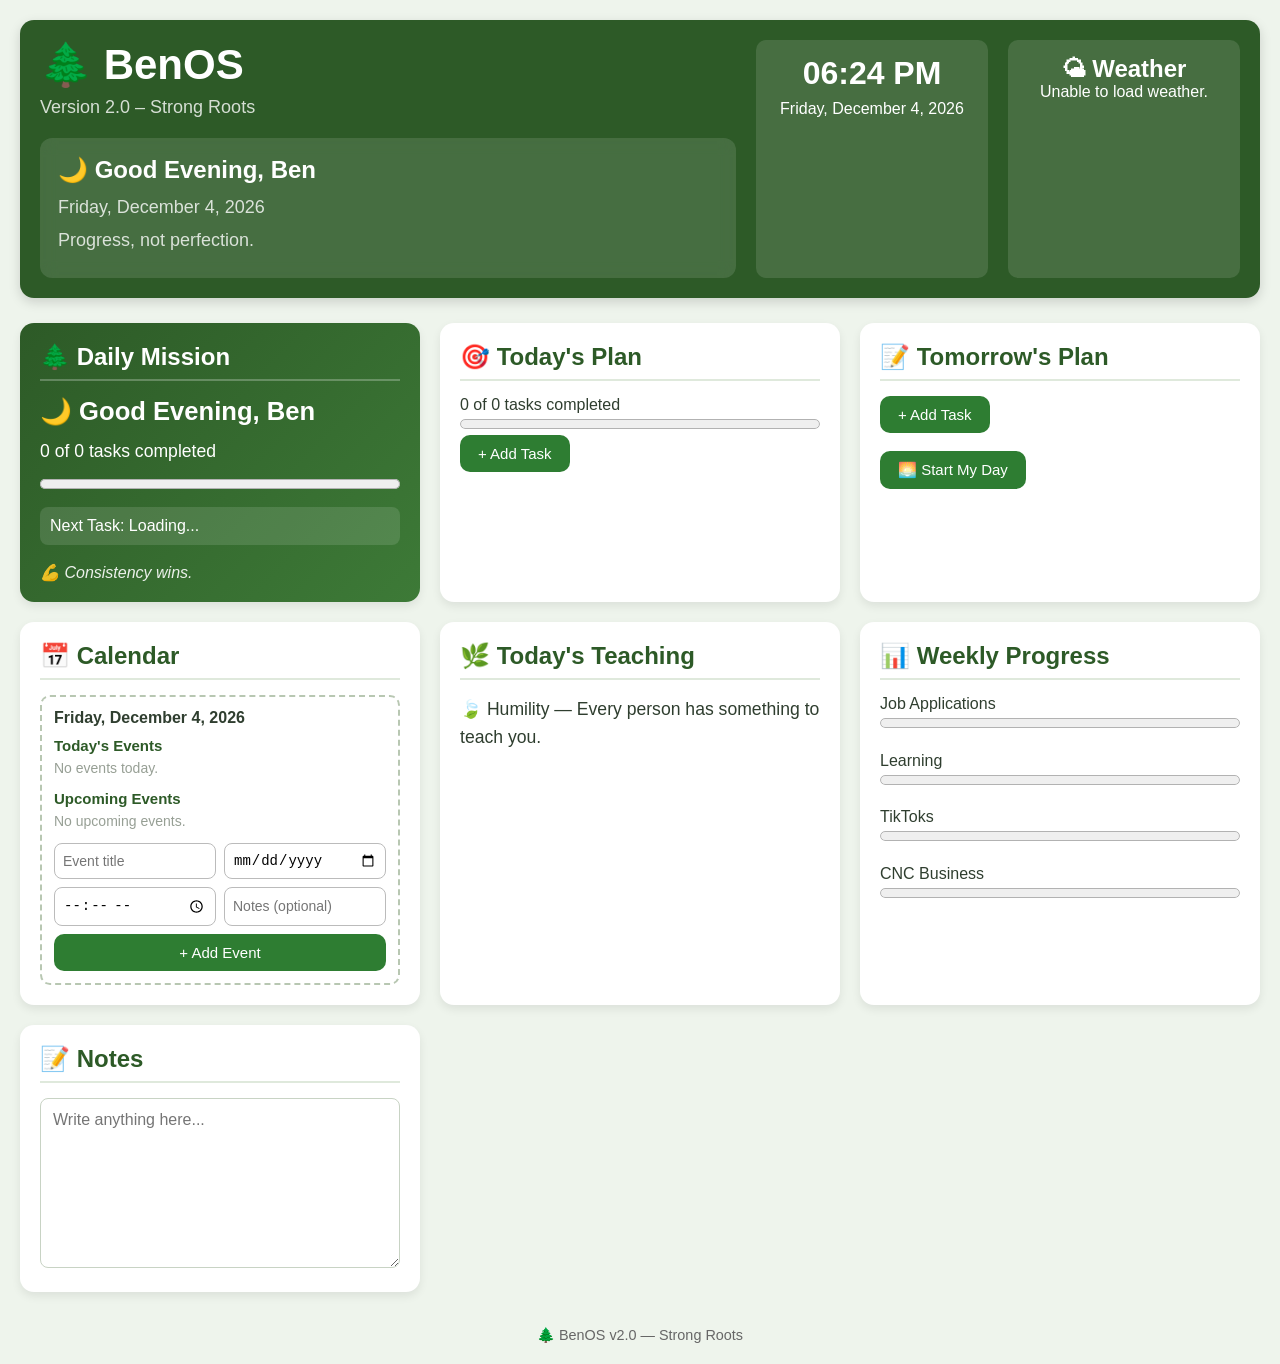
<file: app/index.html>
<!DOCTYPE html>
<html lang="en">
<head>
    <meta charset="UTF-8">
    <meta name="viewport" content="width=device-width, initial-scale=1.0">
    <title>🌲 BenOS v2.0 - Strong Roots</title>

    <link rel="stylesheet" href="styles.css">
<script defer src="../core/benos-core.js"></script>
<script defer src="../core/state.js"></script>
<script defer src="../core/storage.js"></script>
<script defer src="../core/events.js"></script>
<script defer src="../core/logger.js"></script>
<script defer src="../core/config.js"></script>
<script defer src="../core/constants.js"></script>  
<script defer src="../core/version.js"></script>  

<script defer src="../modules/planner/planner.js"></script>
<script defer src="../modules/mission/mission.js"></script>
<script defer src="../modules/calendar/calendar.js"></script>
<script defer src="../modules/weather/weather.js"></script>
<script defer src="../modules/teachings/teachings.js"></script>

<script defer src="script.js"></script>


</head>

<body>

<header class="top-header">

    <div class="logo">

    <h1>🌲 BenOS</h1>

    <p>Version 2.0 – Strong Roots</p>

    <div class="welcome-panel">

        <h2 id="greeting">
            👋 Welcome
        </h2>

        <p id="todayDate">
            Loading date...
        </p>

        <p id="dailyMessage">
            One task at a time. Progress beats perfection.
        </p>

    </div>

</div>

    <div class="clock-panel">

        <div id="clock">
            00:00
        </div>

        <div id="date">
            Loading...
        </div>

    </div>

    <div class="weather-panel">

        <h2>🌤 Weather</h2>

        <div id="weather">
            Loading...
        </div>

    </div>

</header>


<main class="dashboard">

<section class="card" id="dailyMission">

    <h2>🌲 Daily Mission</h2>

    <div id="missionGreeting">
        Good Morning, Ben
    </div>

    <div id="missionProgress">
    Today's Progress
</div>

<progress
    id="missionProgressBar"
    value="0"
    max="100">
</progress>

<div id="missionTask">
    Next Task: Loading...
</div>

    <div id="missionMessage">
        One step at a time.
    </div>

</section>

    <section class="card">

        <h2>🎯 Today's Plan</h2>

<div class="planner-progress">

    <div id="todayProgressText">
        0 of 0 tasks completed
    </div>

    <progress
        id="todayProgress"
        value="0"
        max="100">
    </progress>

</div>

<div id="todayTasks"></div>

<button id="addTodayTask">
    + Add Task
</button>
    </section>


    <section class="card">

        <h2>📝 Tomorrow's Plan</h2>

<div id="tomorrowTasks"></div>

<button id="addTomorrowTask">
+ Add Task
</button>

<br><br>

<button id="startDayButton">
🌅 Start My Day
</button>
    </section>


    <section class="card">

        <h2>📅 Calendar</h2>

        <div id="calendar">

            Loading calendar...

        </div>

    </section>


    <section class="card">

        <h2>🌿 Today's Teaching</h2>

        <div id="teaching">

            Loading...

        </div>

    </section>


    <section class="card">

        <h2>📊 Weekly Progress</h2>

        <div class="progress-item">

            Job Applications

            <progress value="0" max="10"></progress>

        </div>

        <div class="progress-item">

            Learning

            <progress value="0" max="7"></progress>

        </div>

        <div class="progress-item">

            TikToks

            <progress value="0" max="5"></progress>

        </div>

        <div class="progress-item">

            CNC Business

            <progress value="0" max="5"></progress>

        </div>

    </section>


    <section class="card">

        <h2>📝 Notes</h2>

        <textarea id="notes"
        placeholder="Write anything here..."></textarea>

    </section>

</main>

<footer id="systemFooter">
    🌲 BenOS Loading...
</footer>

</body>

</html>
</file>
<file: app/styles.css>
/* ===================================
   BenOS v1.1 - Strong Roots
   Stylesheet
=================================== */

* /* ==================================================
   01. RESET
================================================== */

* {
    margin: 0;
    padding: 0;
    box-sizing: border-box;
}

/* ==================================================
   02. BODY
================================================== */

body {
    font-family: "Segoe UI", Arial, sans-serif;
    background: #eef4ec;
    color: #2f3e2f;
    padding: 20px;
}

/* ==================================================
   03. HEADER
================================================== */
.top-header {
    display: grid;
    grid-template-columns: 3fr 1fr 1fr;
    gap: 20px;

    background: #2d5a27;
    color: white;

    padding: 20px;
    border-radius: 14px;
    margin-bottom: 25px;

    box-shadow: 0 4px 12px rgba(0,0,0,.15);
}

.logo h1{

    font-size:42px;

    font-weight:700;

    margin-bottom:8px;

}

.logo p{

    font-size:18px;

    opacity:.8;

}

.clock-panel,
.weather-panel{

    background:rgba(255,255,255,.12);

    padding:15px;

    border-radius:10px;

    text-align:center;

}

#clock{

    font-size:2rem;

    font-weight:bold;

    margin-bottom:8px;

}

/* ==================================================
   05. DASHBOARD
================================================== */
.dashboard{

    display:grid;

    grid-template-columns:repeat(auto-fit,minmax(340px,1fr));

    gap:20px;

}

/* ==================================================
   06. CARDS
================================================== */

.card{

    background:white;

    border-radius:14px;

    padding:20px;

    box-shadow:0 4px 10px rgba(0,0,0,.08);

}

.card h2{

    color:#2d5a27;

    margin-bottom:15px;

    border-bottom:2px solid #dfe9dc;

    padding-bottom:8px;

}

/* ==================================================
   06A. DAILY MISSION
================================================== */

#dailyMission{

    background:linear-gradient(135deg,#2d5a27,#3d7a37);

    color:white;

}

#dailyMission h2{

    color:white;

    border-bottom:2px solid rgba(255,255,255,.25);

}

#missionGreeting{

    font-size:1.6rem;

    font-weight:bold;

    margin:15px 0;

}

#missionProgress{

    font-size:1.1rem;

    margin:12px 0;

}

#missionTask{

    margin:12px 0;

    padding:10px;

    background:rgba(255,255,255,.12);

    border-radius:8px;

}

#missionMessage{

    margin-top:18px;

    font-style:italic;

    opacity:.9;

}

/* ==================================================
   09. TEXT AREAS
================================================== */

textarea{

    width:100%;

    min-height:170px;

    resize:vertical;

    padding:12px;

    border-radius:8px;

    border:1px solid #c8d3c4;

    font-size:1rem;

    font-family:inherit;

}

textarea:focus{

    outline:none;

    border-color:#2d5a27;

}

/* ==================================================
   10. PROGRESS
================================================== */

.progress-item{

    margin-bottom:18px;

}

progress{

    width:100%;

    height:20px;

}

/* ==================================================
   12. CALENDAR
================================================== */

#calendar{

    min-height:170px;

    border:2px dashed #b8c7b2;

    border-radius:10px;

    color:#6b7768;

    padding:12px;

}

#calendar .calendar-date{

    font-weight:bold;

    margin-bottom:10px;

    color:#2f3e2f;

}

#calendar .calendar-section{

    margin-bottom:14px;

}

#calendar .calendar-section h3{

    font-size:15px;

    margin-bottom:6px;

    color:#2d5a27;

}

#calendar .calendar-empty{

    font-size:14px;

    opacity:.7;

}

.calendar-event-row{

    display:flex;

    align-items:center;

    justify-content:space-between;

    gap:12px;

    margin-bottom:8px;

    padding:8px;

    border-radius:8px;

    background:#f4f8f2;

}

.calendar-event-info{

    display:flex;

    flex-direction:column;

    gap:2px;

}

.calendar-event-title{

    font-weight:bold;

    color:#2f3e2f;

}

.calendar-event-time,
.calendar-event-date,
.calendar-event-notes{

    font-size:13px;

    color:#6b7768;

}

.calendar-form{

    display:flex;

    flex-wrap:wrap;

    gap:8px;

    margin-top:10px;

}

.calendar-form input{

    flex:1;

    min-width:110px;

    padding:8px;

    border-radius:8px;

    border:1px solid #bbb;

    font-size:14px;

}

.calendar-form button{

    flex-basis:100%;

}

/* ==================================================
   13. TEACHINGS
================================================== */

#teaching{

    font-size:1.1rem;

    line-height:1.6;

    min-height:170px;

}

/* ==================================================
   14. FOOTER
================================================== */


footer{

    text-align:center;

    margin-top:35px;

    color:#666;

    font-size:.9rem;

}

/* ==================================================
   15. RESPONSIVE
================================================== */


@media(max-width:900px){

.top-header{

grid-template-columns:1fr;

}

}

/* ==================================================
   07. PLANNER
================================================== */


.task-row{

    display:flex;

    align-items:center;

    gap:12px;

    margin-bottom:10px;

    padding:6px;

    border-radius:8px;

    transition:all .25s ease;

}

.task-row.completed{

    background:#e8f5e9;

    border-left:5px solid #2e7d32;

    border-radius:8px;

    padding:6px;

    transition:all .25s ease;

}

.task-row.completed input[type="text"]{

    text-decoration:line-through;

    color:#2e7d32;

    font-weight:bold;

    background:transparent;

}

/* ==================================================
   11. WEATHER
================================================== */


.weather-panel h1{
    font-size:48px;
    margin:10px 0;
}

.weather-panel h3{
    margin-bottom:12px;
}

.weather-panel p{
    margin:6px 0;
}

.weather-panel small{
    display:block;
    margin-top:12px;
    opacity:.7;
}

/* ==================================================
   08. BUTTONS
================================================== */

button{

    background:#2e7d32;

    color:white;

    border:none;

    border-radius:10px;

    padding:10px 18px;

    font-size:15px;

    cursor:pointer;

    transition:all .25s ease;

}

button:hover{

    background:#388e3c;

    transform:translateY(-2px);

    box-shadow:0 4px 10px rgba(0,0,0,.25);

}

button:active{

    transform:translateY(0);

}
.task-row input[type="text"]{

    flex:1;

    padding:8px;

    border-radius:8px;

    border:1px solid #bbb;

    font-size:15px;

}

.task-row input[type="checkbox"]{

    transform:scale(1.2);

}
.card{

    transition:all .3s ease;

}

.card:hover{

    transform:translateY(-5px);

    box-shadow:0 10px 25px rgba(0,0,0,.20);

}

/* ---------- WELCOME PANEL ---------- */


.welcome-panel{

    margin-top:20px;

    background:rgba(255,255,255,.12);

    padding:18px;

    border-radius:12px;

    backdrop-filter:blur(8px);

}

.welcome-panel h2{

    margin-bottom:10px;

    font-size:1.5rem;

}

.welcome-panel p{

    margin:6px 0;

    line-height:1.5;

}
</file>
